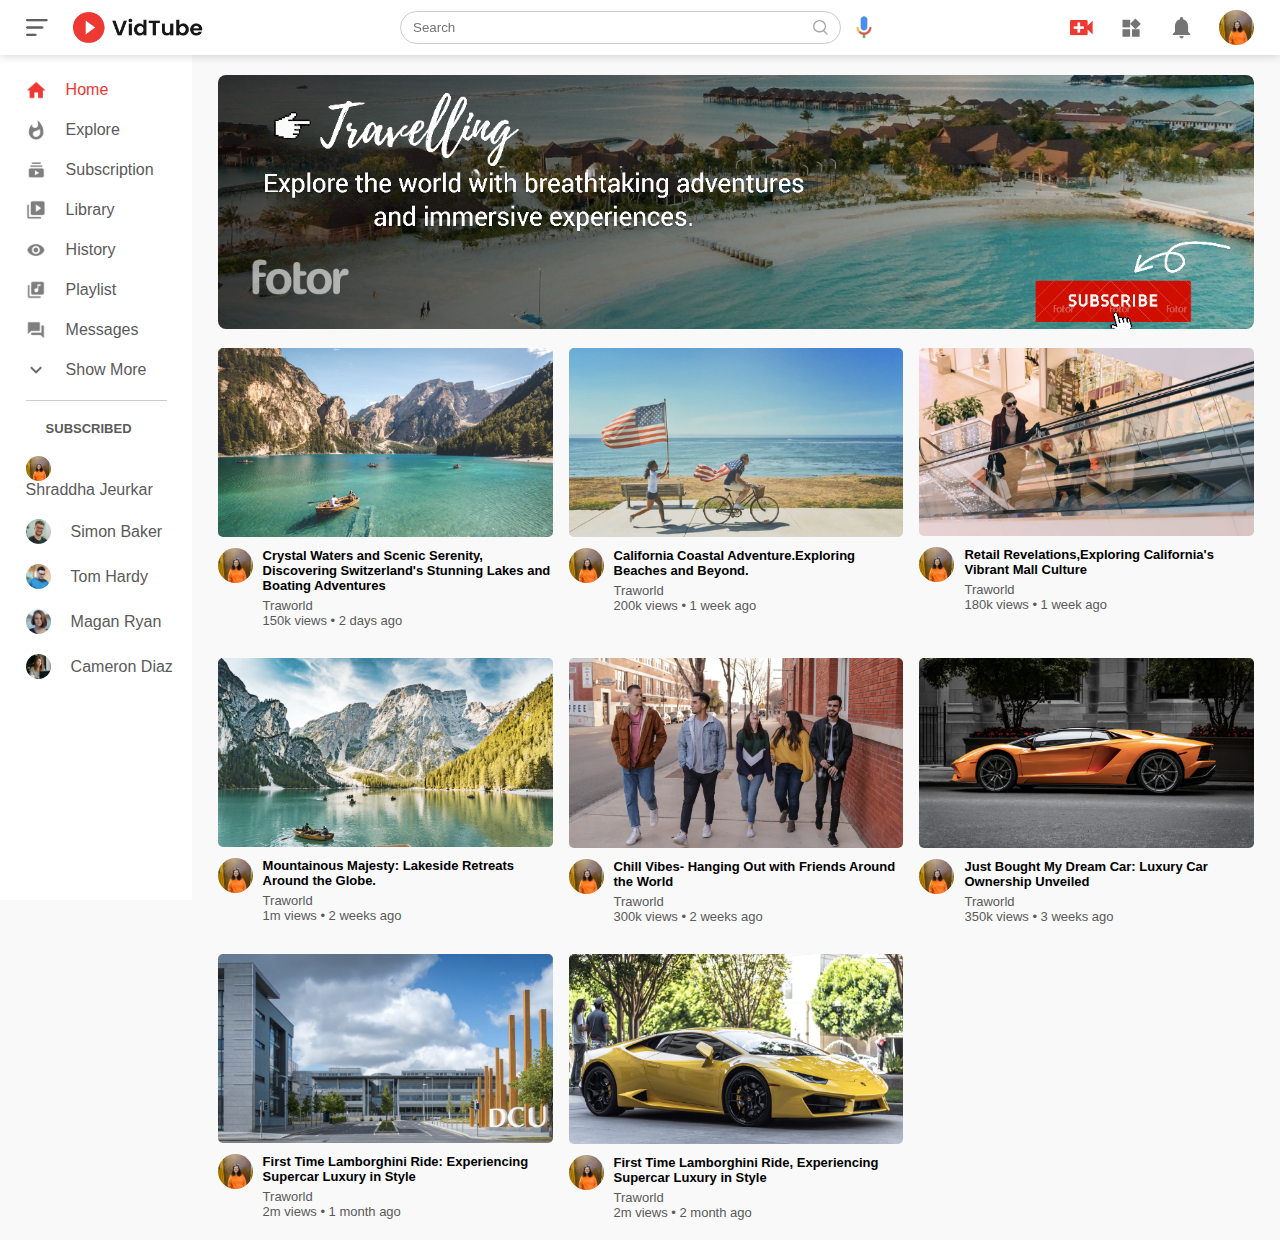
<file: index.html>
<!DOCTYPE html>
<html lang="en">
<head>
    <meta charset="UTF-8">
    <meta name="viewport" content="width=device-width, initial-scale=1.0">
    <title>VidTube</title>
    <link rel="stylesheet" href="style.css">
</head>
<body>
    <nav class="flex-div">
        <div class="nav-left flex-div">
            <img src="images/menu.png" class="menu-icon">
            <img src="images/logo.png" class="logo">
        </div>
        <div class="nav-middle flex-div">
            <div class="search-box flex-div">
                <input type="text" placeholder="Search">
                <img src="images/search.png">
            </div>
            <img src="images/voice-search.png" class="mic-icon">
        </div>
        <div class="nav-right flex-div">
            <img src="images/upload.png">
            <img src="images/more.png">
            <img src="images/notification.png">
            <img src="images/Jack.png" class="user-icon">
        </div>
    </nav>
   <! ----------------------- side bar ----------------------- >
   <div class="sidebar">
        <div class="shortcut-links">
            <a href=""><img src="images/home.png"><p>Home</p></a>
            <a href=""><img src="images/explore.png"><p>Explore</p></a>
            <a href=""><img src="images/subscription.png"><p>Subscription</p></a>
            <a href=""><img src="images/library.png"><p>Library</p></a>
            <a href=""><img src="images/history.png"><p>History</p></a>
            <a href=""><img src="images/playlist.png"><p>Playlist</p></a>
            <a href=""><img src="images/messages.png"><p>Messages</p></a>
            <a href=""><img src="images/show-more.png"><p>Show More</p></a>
            <hr>
        </div>
        <div class="subscribed-list">
            <h3>SUBSCRIBED</h3>
            <a href=""><img src="images/Jack.png"><p>Shraddha Jeurkar</p></a>
            <a href=""><img src="images/simon.png"><p>Simon Baker</p></a>
            <a href=""><img src="images/tom.png"><p>Tom Hardy</p></a>
            <a href=""><img src="images/megan.png"><p>Magan Ryan</p></a>
            <a href=""><img src="images/cameron.png"><p>Cameron Diaz</p></a>
        </div>
   </div>

   <! ---------------------------------- main ------------------------------- >

   <div class="container">
        <div class="banner">
            <img src="images/banner1.png">
        </div>
        <div class="list-container">
            <div class="vid-list">
                <a href="play-video.html"><img src="images/thumbnail1.png" class="thumbnail">  </a>
                <div class="flex-div">
                    <img src="images/Jack.png">
                    <div class="vid-info">
                        <a href="">Crystal Waters and Scenic Serenity, Discovering Switzerland's Stunning Lakes and Boating Adventures</a>
                        <p>Traworld</p>
                        <p>150k views &bull; 2 days ago</p>
                    </div>
                </div>
            </div>

            <div class="vid-list">
                <a href="play-video.html"><img src="images/thumbnail2.png" class="thumbnail">  </a>
                <div class="flex-div">
                    <img src="images/Jack.png">
                    <div class="vid-info">
                        <a href="">California Coastal Adventure.Exploring Beaches and Beyond.</a>
                        <p>Traworld</p>
                        <p>200k views &bull; 1 week ago</p>
                    </div>
                </div>
            </div>

            <div class="vid-list">
                <a href=""><img src="images/thumbnail3.png" class="thumbnail">  </a>
                <div class="flex-div">
                    <img src="images/Jack.png">
                    <div class="vid-info">
                        <a href="">Retail Revelations,Exploring California's Vibrant Mall Culture</a>
                        <p>Traworld</p>
                        <p>180k views &bull; 1 week ago</p>
                    </div>
                </div>
            </div>

            <div class="vid-list">
                <a href=""><img src="images/thumbnail4.png" class="thumbnail">  </a>
                <div class="flex-div">
                    <img src="images/Jack.png">
                    <div class="vid-info">
                        <a href="">Mountainous Majesty: Lakeside Retreats Around the Globe.</a>
                        <p>Traworld</p>
                        <p>1m views &bull; 2 weeks ago</p>
                    </div>
                </div>
            </div>

            <div class="vid-list">
                <a href=""><img src="images/thumbnail5.png" class="thumbnail">  </a>
                <div class="flex-div">
                    <img src="images/Jack.png">
                    <div class="vid-info">
                        <a href="">Chill Vibes- Hanging Out with Friends Around the World</a>
                        <p>Traworld</p>
                        <p>300k views &bull; 2 weeks ago</p>
                    </div>
                </div>
            </div>

            <div class="vid-list">
                <a href=""><img src="images/thumbnail6.png" class="thumbnail">  </a>
                <div class="flex-div">
                    <img src="images/Jack.png">
                    <div class="vid-info">
                        <a href="">Just Bought My Dream Car: Luxury Car Ownership Unveiled</a>
                        <p>Traworld</p>
                        <p>350k views &bull; 3 weeks ago</p>
                    </div>
                </div>
            </div>

            <div class="vid-list">
                <a href=""><img src="images/thumbnail7.png" class="thumbnail">  </a>
                <div class="flex-div">
                    <img src="images/Jack.png">
                    <div class="vid-info">
                        <a href="">First Time Lamborghini Ride: Experiencing Supercar Luxury in Style</a>
                        <p>Traworld</p>
                        <p>2m views &bull; 1 month ago</p>
                    </div>
                </div>
            </div>

            <div class="vid-list">
                <a href=""><img src="images/thumbnail8.png" class="thumbnail">  </a>
                <div class="flex-div">
                    <img src="images/Jack.png">
                    <div class="vid-info">
                        <a href="">First Time Lamborghini Ride, Experiencing Supercar Luxury in Style</a>
                        <p>Traworld</p>
                        <p>2m views &bull; 2 month ago</p>
                    </div>
                </div>
            </div>
        </div>
    
   </div>


<script src="script.js"></script>
</body>
</html>
</file>
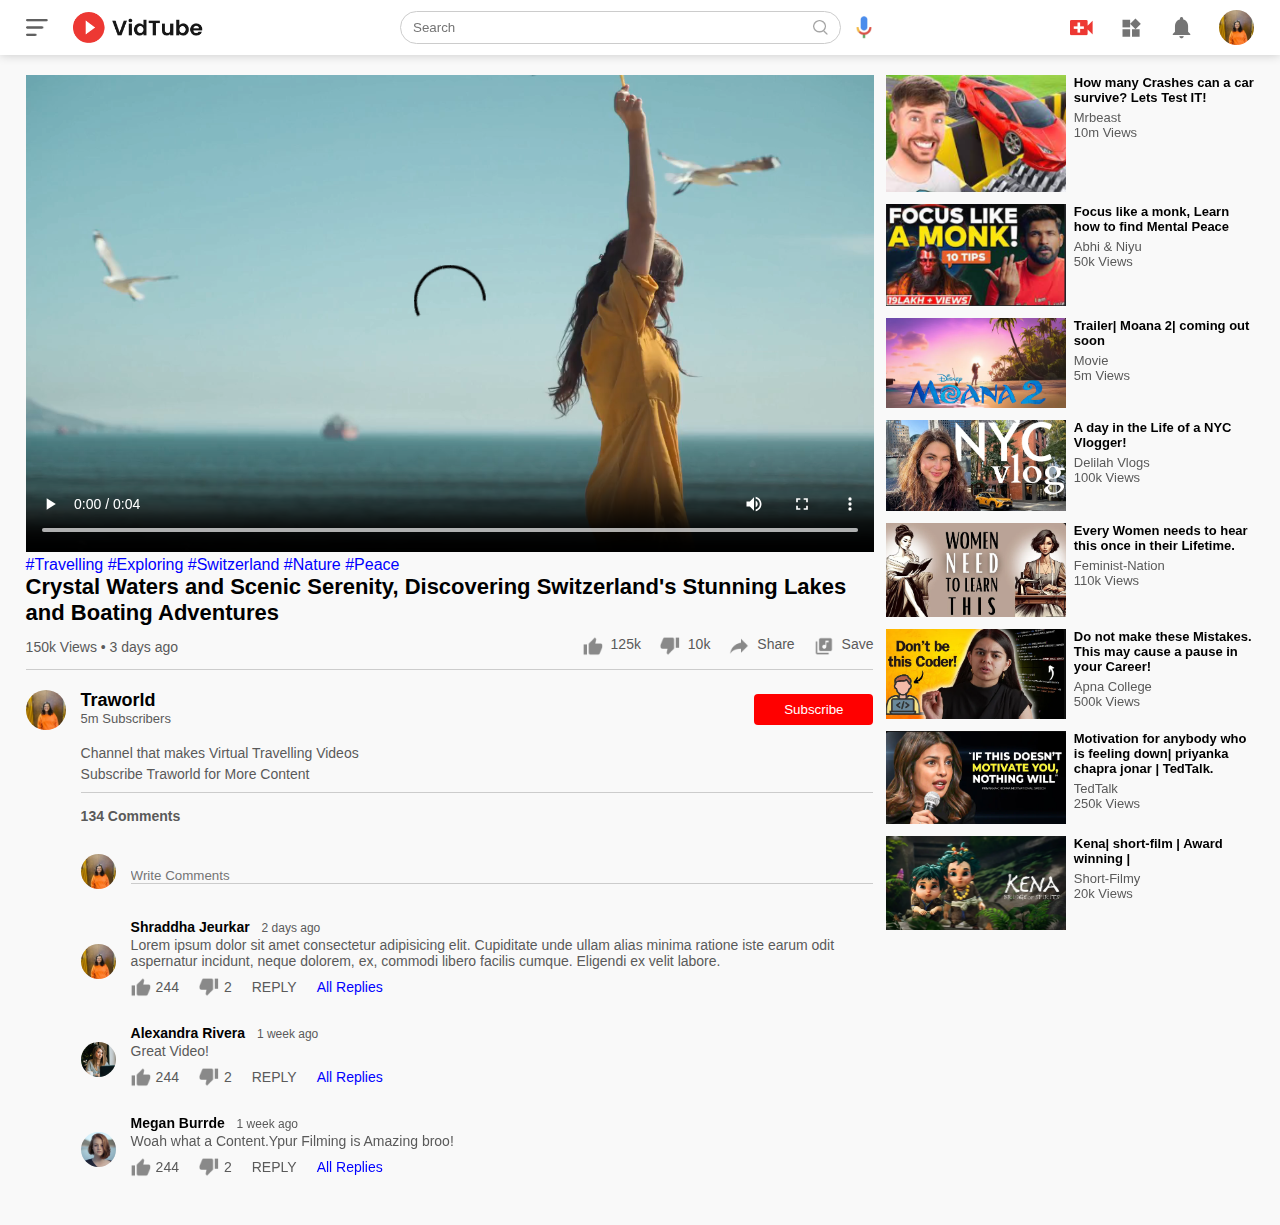
<file: play-video.html>
<!DOCTYPE html>
<html lang="en">
<head>
    <meta charset="UTF-8">
    <meta name="viewport" content="width=device-width, initial-scale=1.0">
    <title>Play Video - Traworld Youtube Channel</title>
    <link rel="stylesheet" href="style.css">
</head>
<body>
    <nav class="flex-div">
        <div class="nav-left flex-div">
            <img src="images/menu.png" class="menu-icon">
            <img src="images/logo.png" class="logo">
        </div>
        <div class="nav-middle flex-div">
            <div class="search-box flex-div">
                <input type="text" placeholder="Search">
                <img src="images/search.png">
            </div>
            <img src="images/voice-search.png" class="mic-icon">
        </div>
        <div class="nav-right flex-div">
            <img src="images/upload.png">
            <img src="images/more.png">
            <img src="images/notification.png">
            <img src="images/Jack.png" class="user-icon">
        </div>
    </nav>

<div class="container play-container">
    <div class="row">
        <div class="play-video">
            <video controls autoplay>
                <source src="images/video.mp4" type="video/mp4">
            </video>
            <div class="tags">
                <a href="">#Travelling</a> <a href="">#Exploring</a> <a href="">#Switzerland</a> <a href="">#Nature</a> <a href="">#Peace</a> 
            </div>
            <h3>Crystal Waters and Scenic Serenity, Discovering Switzerland's Stunning Lakes and Boating Adventures</h3>

            <div class="play-video-info">
                <p>150k Views &bull; 3 days ago</p>
                <div>
                    <a href=""><img src="images/like.png" alt="">125k</a>
                    <a href=""><img src="images/dislike.png" alt="">10k</a>
                    <a href=""><img src="images/share.png" alt="">Share</a>
                    <a href=""><img src="images/save.png" alt="">Save</a>
                </div>
            </div>
            <hr>
            <div class="publisher">
                <img src="images/Jack.png">
                <div>
                    <p>Traworld</p>
                    <span>5m Subscribers</span>
                </div>
                <button type="button">Subscribe</button>
            </div>
            <div class="vid-description">
                <p>Channel that makes Virtual Travelling Videos</p>
                <p>Subscribe Traworld for More Content</p>
                <hr>
                <h4>134 Comments</h4>

                <div class="add-comment">
                    <img src="images/Jack.png">
                    <input type="text" placeholder="Write Comments">
                </div>
                <div class="old-comment">
                    <img src="images/Jack.png">
                    <div>
                        <h3>Shraddha Jeurkar <span> 2 days ago</span></h3>
                        <p>Lorem ipsum dolor sit amet consectetur adipisicing elit. Cupiditate unde ullam alias minima ratione iste earum odit aspernatur incidunt, neque dolorem, ex, commodi libero facilis cumque. Eligendi ex velit labore.</p>
                        <div class="comment-action">
                            <img src="images/like.png">
                            <span>244</span>
                            <img src="images/dislike.png">
                            <span>2</span>
                            <span>REPLY</span>
                            <a href="">All Replies</a>
                        </div>
                    </div>
                </div>

                <div class="old-comment">
                    <img src="images/cameron.png">
                    <div>
                        <h3>Alexandra Rivera <span> 1 week ago</span></h3>
                        <p>Great Video!</p>
                        <div class="comment-action">
                            <img src="images/like.png">
                            <span>244</span>
                            <img src="images/dislike.png">
                            <span>2</span>
                            <span>REPLY</span>
                            <a href="">All Replies</a>
                        </div>
                    </div>
                </div>

                <div class="old-comment">
                    <img src="images/megan.png">
                    <div>
                        <h3>Megan Burrde <span> 1 week ago</span></h3>
                        <p>Woah what a Content.Ypur Filming is Amazing broo!</p>
                        <div class="comment-action">
                            <img src="images/like.png">
                            <span>244</span>
                            <img src="images/dislike.png">
                            <span>2</span>
                            <span>REPLY</span>
                            <a href="">All Replies</a>
                        </div>
                    </div>
                </div>


            </div>
        </div>
        <div class="right-sidebar">
            <div class="side-video-list">
                <a href="" class="small-thumbnail"><img src="images/pgt1.png"></a>
                <div class="vid-info">
                    <a href="">How many Crashes can a car survive? Lets Test IT!</a>
                    <p>Mrbeast</p>
                    <p>10m Views</p>
                </div>
            </div>

            <div class="side-video-list">
                <a href="" class="small-thumbnail"><img src="images/pgt2.png"></a>
                <div class="vid-info">
                    <a href="">Focus like a monk, Learn how to find Mental Peace</a>
                    <p>Abhi & Niyu</p>
                    <p>50k Views</p>
                </div>
            </div>

            <div class="side-video-list">
                <a href="" class="small-thumbnail"><img src="images/pgt3.png"></a>
                <div class="vid-info">
                    <a href="">Trailer| Moana 2| coming out soon</a>
                    <p>Movie</p>
                    <p>5m Views</p>
                </div>
            </div>

            <div class="side-video-list">
                <a href="" class="small-thumbnail"><img src="images/pgt4.png"></a>
                <div class="vid-info">
                    <a href="">A day in the Life of a NYC Vlogger!</a>
                    <p>Delilah Vlogs</p>
                    <p>100k Views</p>
                </div>
            </div>

            <div class="side-video-list">
                <a href="" class="small-thumbnail"><img src="images/pgt5.png"></a>
                <div class="vid-info">
                    <a href="">Every Women needs to hear this once in their Lifetime.</a>
                    <p>Feminist-Nation</p>
                    <p>110k Views</p>
                </div>
            </div>

            <div class="side-video-list">
                <a href="" class="small-thumbnail"><img src="images/pgt6.png"></a>
                <div class="vid-info">
                    <a href="">Do not make these Mistakes. This may cause a pause in your Career!</a>
                    <p>Apna College</p>
                    <p>500k Views</p>
                </div>
            </div>

            <div class="side-video-list">
                <a href="" class="small-thumbnail"><img src="images/pgt7.png"></a>
                <div class="vid-info">
                    <a href="">Motivation for anybody who is feeling down| priyanka chapra jonar | TedTalk.</a>
                    <p>TedTalk</p>
                    <p>250k Views</p>
                </div>
            </div>

            <div class="side-video-list">
                <a href="" class="small-thumbnail"><img src="images/pgt8.png"></a>
                <div class="vid-info">
                    <a href="">Kena| short-film | Award winning |</a>
                    <p>Short-Filmy</p>
                    <p>20k Views</p>
                </div>
            </div>


        </div>
    </div>
</div>

</body>
</html>
</file>
<file: style.css>
*{
    margin: 0;
    padding: 0;
    font-family: 'poppins', sans-serif;
    box-sizing: border-box;
}
a{
    text-align: none;
    color: #5a5a5a;
}
img{
    cursor: pointer;
}
.flex-div{
    display: flex;
    align-items: center;
}
nav{
    padding: 10px 2%;
    justify-content: space-between;
    box-shadow: 0 0 10px rgba(0, 0, 0, 0.2);
    background: #fff;
    position: sticky;
    top: 0;
    z-index: 10;
}
.nav-right img{
    width: 25px;
    margin-right: 25px;
}
.nav-right .user-icon{
    width: 35px;
    border-radius: 50%;
    margin-right: 0;
}
.nav-left .menu-icon{
    width: 22px;
    margin-right: 25px;
}
.nav-left .logo{
    width: 130px;
}
.nav-middle .mic-icon{
    width: 16px;
}
.nav-middle .search-box{
    border: 1px solid #ccc;
    margin-right: 15px;
    padding: 8px 12px;
    border-radius: 25px;
}
.nav-middle .search-box input{
    width: 400px;
    border: 0;
    overflow: 0;
    background: transparent;
    outline: none;
}
.nav-middle .search-box img{
    width: 15px;
}
.sidebar a {
    text-decoration: none; /* Remove underline */
}
/* --------------------- side bar --------------------*/

.sidebar{
    background: #fff;
    width: 15%;
    height: 100vh;
    position: fixed;
    top: 0;
    padding-left: 2%;
    padding-top: 80px;
}
.shortcut-links a img{
    width: 20px;
    margin-right: 20px;
}
.shortcut-links a{
    display: flex;
    align-items: center;
    margin-bottom: 20px;
    width: fit-content;
    flex-wrap: wrap;
}
.shortcut-links a:first-child{
    color: #ed3833;
}
.sidebar hr{
    border: 0;
    height: 1px;
    background: #ccc;
    width: 85%;
}
.subscribed-list h3{
    font-size: 13px;
    margin: 20px;
    color: #5a5a5a;
}
.subscribed-list a{
    display: flex;
    align-items: center;
    margin-bottom: 20px;
    width: fit-content;
    flex-wrap: wrap;
}
.subscribed-list a img{
    width: 25px;
    border-radius: 50%;
    margin-right: 20px;
}
.small-sidebar{
    width: 5%;
}
.small-sidebar a p{
    display: none;
}
.small-sidebar h3{
    display: none;
}
.small-sidebar hr{
    width: 50%;
    margin-bottom: 25px;
}

/* -------------- main -------------- */

.container{
    background: #f9f9f9;
    padding-left: 17%;
    padding-right: 2%;
    padding-top: 20px;
    padding-bottom: 20px;
}
.large-container{
    padding-left: 7%;
}

.banner{
    width: 100%;
}
.banner img{
    width: 100%;
    border-radius: 8px;
}
.vid-info a{
    text-decoration: none;
}
.list-container{
    display: grid;
    grid-template-columns: repeat(auto-fit, minmax(250px, 1fr));
    grid-column-gap: 16px;
    grid-row-gap: 30px;
    margin-top: 15px;
}
.vid-list .thumbnail{
    width: 100%;
    border-radius: 5px;
}
.vid-list .flex-div{
    align-items: flex-start;
    margin-top: 7px;
}
.vid-list .flex-div img{
    height: 35px;
    width: 35px;
    margin-right: 10px;
    border-radius: 50%;
}
.vid-info {
    color: #5a5a5a;
    font-size: 13px;
}
.vid-info a{
    color: #000;
    font-weight: 600;
    display: block;
    margin-bottom: 5px;
}

@media (max-width: 900px){
    .menu-icon{
        display: none;
    }
    .sidebar{
        display: none;
    }
    .container, .large-container{
        padding-left: 5%;
        padding-right: 5%;
    }
    .nav-right img{
        display: none;
    }
    .nav-right .user-icon{
        display: block;
        width: 30px;
    }
    .nav-middle .search-box input{
        width: 100px;
    }
    .nav-middle .mic-icon{
        display: none;
    }
    .logo{
        width: 90px;
    }
}

/*------------------------- play video page -------------------*/

.play-container{
    padding-left: 2%;
}
.row{
    display: flex;
    justify-content: space-between;
    flex-wrap: wrap;
}
.play-video{
    flex-basis: 69%;
}
.right-sidebar{
    flex-basis: 30%;
}
.play-video video{
    width: 100%;
}
.side-video-list{
    display: flex;
    justify-content: space-between;
    margin-bottom: 8px;
}
.side-video-list img{
    width: 100%;
}
.side-video-list .small-thumbnail{
    flex-basis: 49%;
}
.side-video-list .vid-info{
    flex-basis: 49%;
}
.play-video .tags a{
    color: #0000ff;
    font-size: 130x;
    text-decoration: none;
}
.play-video h3{
    font-weight: 600;
    font-size: 22px;
}
.play-video .play-video-info{
    display: flex;
    align-items: center;
    justify-content: space-between;
    flex-wrap: wrap;
    margin-top: 10px;
    font-size: 14px;
   color: #5a5a5a;
}
.play-video .play-video-info a{
    text-decoration: none;
    display: inline-flex;
    margin-left: 15px;
}
.play-video .play-video-info a img{
    width: 20px;
    margin-right: 8px;
}
.play-video hr{
    border: 0;
    height: 1px;
    background: #ccc;
    margin: 10px 0px;
}
.publisher{
    display: flex;
    align-items: center;
    margin-top: 20px;
}
.publisher img{
    width: 40px;
    border-radius: 50%;
    margin-right: 15px;
}
.publisher div{
    flex: 1;
    line-height: 18px;
}
.publisher div p{
    color: #000;
    font-weight: 600;
    font-size: 18px;
}
.publisher div span{
    font-size: 13px;
    color: #5a5a5a;
}
.publisher button{
    background: red;
    color: #fff;
    padding: 8px 30px;
    border: 0;
    outline: 0;
    border-radius: 4px;
    cursor: pointer;
}
.vid-description{
    padding-left: 55px;
    margin: 15px 0px;
}
.vid-description p{
    font-size: 14px;
    margin-bottom: 5px;
    color: #5a5a5a;
}
.vid-description h4{
    font-size: 14px;
    color: #5a5a5a;
    margin-top: 15px;
}
.add-comment{
    display: flex;
    align-items: center;
    margin: 30px 0;
}
.add-comment img{
    width: 35px;
    border-radius: 50%;
    margin-right: 15px;
}
.add-comment input{
    border: 0;
    outline: 0;
    border-bottom: 1px solid #ccc;
    width: 100%;
    padding-top: 10px;
    background: transparent;
}
.old-comment{
    display: flex;
    align-items: center;
    margin: 20px 0;
}
.old-comment img{
    width: 35px;
    border-radius: 50%;
    margin-right: 15px;
}
.old-comment h3{
    font-size: 14px;
    margin-bottom: 2px;
}
.old-comment h3 span{
    font-size: 12px;
    color: #5a5a5a;
    font-weight: 500;
    margin-left: 8px;
}
.old-comment .comment-action{
    display: flex;
    align-items: center;
    margin: 8px 0;
    font-size: 14px;
}
.old-comment .comment-action img{
    border-radius: 0;
    width: 20px;
    margin-right: 5px;
}
.old-comment .comment-action span{
    margin-right: 20px;
    color: #5a5a5a;
}
.old-comment .comment-action a{
    color: #0000ff;
    text-decoration: none;
}

@media (max-width:900px){
    .play-video{
        flex-basis: 100%;
    }
    .right-sidebar{
        flex-basis: 100%;
    }
    .play-container{
        padding-left: 5%;
    }
    .vid-description{
        padding-left: 0;
    }
    .play-video .play-video-info a{
        margin-left: 0;
        margin-right: 15px;
        margin-top: 15px;
    }
}
</file>
